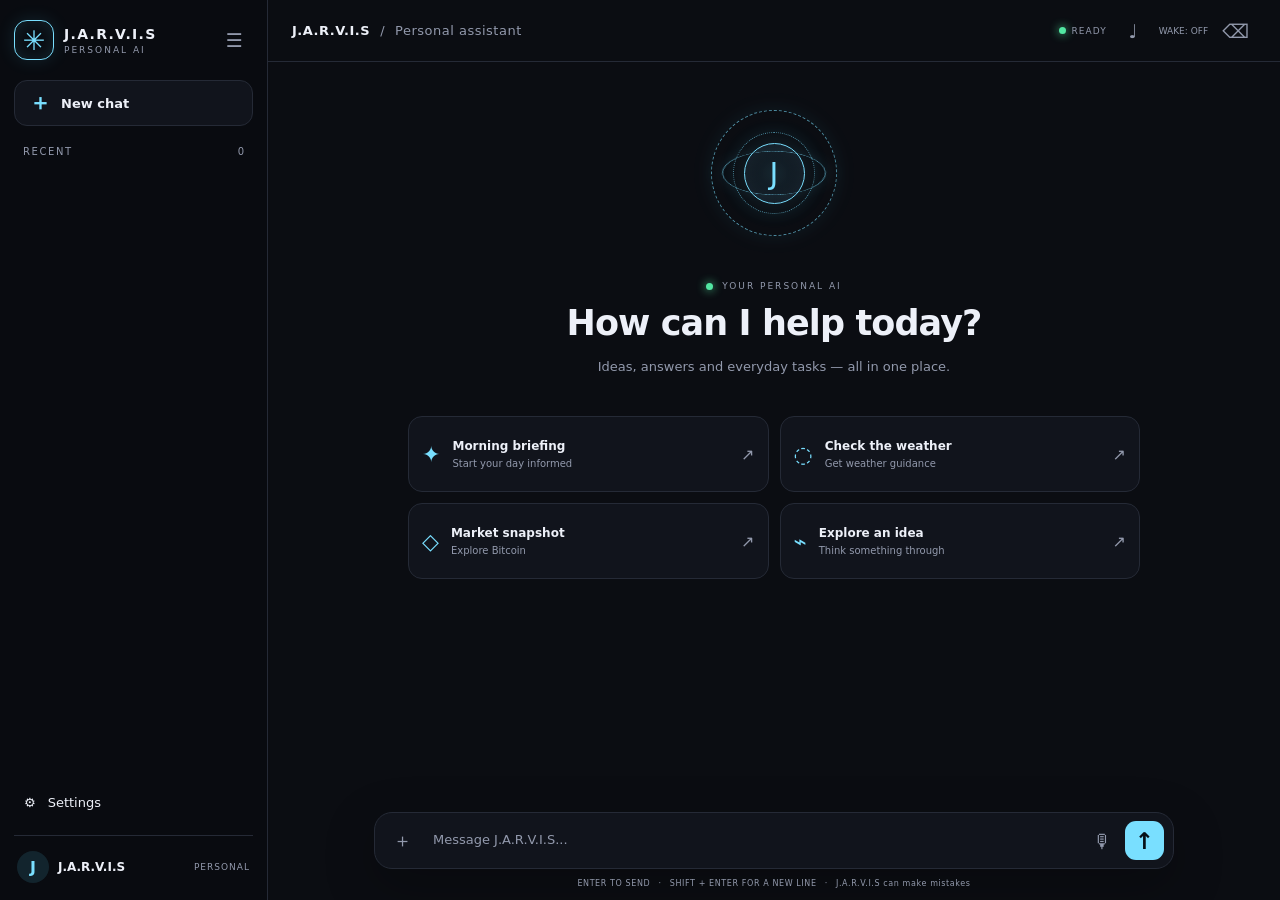
<file: frontend/index.html>
<!doctype html>
<html lang="en" data-theme="dark">
<head>
  <meta charset="UTF-8">
  <meta name="viewport" content="width=device-width, initial-scale=1, viewport-fit=cover">
  <meta name="theme-color" content="#0b0d12">
  <meta name="description" content="J.A.R.V.I.S Mobile Edition personal AI assistant">
  <meta name="mobile-web-app-capable" content="yes">
  <meta name="apple-mobile-web-app-capable" content="yes">
  <meta name="apple-mobile-web-app-status-bar-style" content="black-translucent">

  <title>J.A.R.V.I.S — Personal AI</title>
  <link rel="manifest" href="./manifest.json">
  <link rel="stylesheet" href="./style.css">
</head>
<body>
<div class="app-shell">

  <aside class="sidebar" id="sidebar" aria-label="Main navigation">
    <div class="sidebar-top">
      <a class="brand" href="./" aria-label="JARVIS home">
        <span class="brand-mark" aria-hidden="true">✳</span>
        <span class="brand-copy">
          <strong>J.A.R.V.I.S</strong>
          <small>PERSONAL AI</small>
        </span>
      </a>
      <button class="icon-button" id="sidebar-toggle" type="button"
        aria-label="Toggle sidebar">☰</button>
    </div>

    <button class="new-chat" id="new-chat" type="button">
      <span class="new-chat-icon">＋</span><span>New chat</span>
    </button>

    <div class="history-heading">
      <span>RECENT</span><span class="history-count" id="history-count">0</span>
    </div>
    <div class="history-list" id="history-list"
      role="group" aria-label="Conversation history"></div>
    <div class="sidebar-spacer"></div>

    <div class="sidebar-footer">
      <button class="sidebar-link" id="settings-open" type="button">
        <span>⚙</span><span>Settings</span>
      </button>
      <div class="profile-row">
        <span class="profile-avatar">J</span>
        <span class="profile-name">J.A.R.V.I.S</span>
        <span class="profile-label">PERSONAL</span>
      </div>
    </div>
  </aside>

  <button class="sidebar-backdrop" id="sidebar-backdrop"
    type="button" aria-label="Close navigation" hidden></button>

  <main class="main-area">
    <header class="topbar">
      <button class="icon-button menu-button" id="menu-btn"
        type="button" aria-label="Open navigation">☰</button>

      <div class="topbar-title">
        <span>J.A.R.V.I.S</span>
        <span class="topbar-divider">/</span>
        <span class="topbar-subtitle">Personal assistant</span>
      </div>

      <div class="topbar-actions">
        <span class="ready-badge">
          <span class="ready-dot"></span> READY
        </span>
        <button class="icon-button wake-button" id="wake-btn"
          type="button" aria-label="Toggle wake word"
          title="Listen for Hey Jarvis">♩</button>
        <span id="wake-status" class="wake-status">WAKE: OFF</span>
        <button class="icon-button clear-button" id="clear-btn"
          type="button" aria-label="Clear current conversation"
          title="Clear conversation">⌫</button>
      </div>
    </header>

    <section class="conversation-stage" id="conversation-stage"
      aria-label="Conversation">
      <div class="welcome" id="welcome">
        <div id="jarvis-core-container" aria-hidden="true">
          <div class="jarvis-orb">
            <div class="orb-ring ring-one"></div>
            <div class="orb-ring ring-two"></div>
            <div class="orb-ring ring-three"></div>
            <div class="orb-core">J</div>
          </div>
        </div>

        <div class="welcome-copy">
          <p class="eyebrow"><span></span> YOUR PERSONAL AI</p>
          <h1>How can I help today?</h1>
          <p class="welcome-subtitle">
            Ideas, answers and everyday tasks — all in one place.
          </p>
        </div>

        <div class="prompt-grid" aria-label="Suggested prompts">
          <button class="prompt-card" type="button"
            data-prompt="Give me a morning briefing">
            <span class="prompt-icon">✦</span>
            <span><strong>Morning briefing</strong>
              <small>Start your day informed</small></span>
            <span class="prompt-arrow">↗</span>
          </button>

          <button class="prompt-card" type="button"
            data-prompt="Tell me how I can check today's weather">
            <span class="prompt-icon">◌</span>
            <span><strong>Check the weather</strong>
              <small>Get weather guidance</small></span>
            <span class="prompt-arrow">↗</span>
          </button>

          <button class="prompt-card" type="button"
            data-prompt="Explain the current Bitcoin market and tell me if you have live data">
            <span class="prompt-icon">◇</span>
            <span><strong>Market snapshot</strong>
              <small>Explore Bitcoin</small></span>
            <span class="prompt-arrow">↗</span>
          </button>

          <button class="prompt-card" type="button"
            data-prompt="Tell me a useful idea for today">
            <span class="prompt-icon">⌁</span>
            <span><strong>Explore an idea</strong>
              <small>Think something through</small></span>
            <span class="prompt-arrow">↗</span>
          </button>
        </div>
      </div>

      <div class="chat" id="chat" role="log"
        aria-label="Chat messages" aria-live="polite"
        aria-relevant="additions text"></div>
    </section>

    <footer class="composer-dock">
      <div class="thinking-status" id="thinking-status"
        aria-live="polite" hidden>
        <span class="thinking-orb"><i class="thinking-ring"></i>
          <i class="thinking-core"></i></span>
        <span id="thinking-label">J.A.R.V.I.S is thinking</span>
        <span class="thinking-dots"><i></i><i></i><i></i></span>
      </div>

      <div class="composer-shell">
        <button class="composer-tool" id="cam-btn" type="button"
          aria-label="Attach an image" title="Attach an image">＋</button>

        <textarea id="msg" rows="1" maxlength="12000"
          placeholder="Message J.A.R.V.I.S..."
          aria-label="Message J.A.R.V.I.S"></textarea>

        <input id="img-input" type="file" accept="image/*" hidden>

        <div class="composer-actions">
          <button class="composer-tool voice-button" id="mic-btn"
            type="button" aria-label="Voice input"
            title="Voice input">🎙</button>
          <button class="send-button" id="send" type="button"
            aria-label="Send message" title="Send message">↑</button>
        </div>
      </div>
      <p class="composer-note">
        ENTER TO SEND <span>·</span> SHIFT + ENTER FOR A NEW LINE
        <span class="note-separator">·</span> J.A.R.V.I.S can make mistakes
      </p>
    </footer>
  </main>

  <div class="settings-scrim" id="settings-scrim" hidden></div>
  <aside class="settings-panel" id="settings-panel"
    aria-labelledby="settings-title" aria-modal="true"
    role="dialog" hidden>
    <div class="settings-header">
      <div><p class="eyebrow">PREFERENCES</p><h2 id="settings-title">Settings</h2></div>
      <button class="icon-button" id="settings-close"
        type="button" aria-label="Close settings">×</button>
    </div>

    <div class="settings-group">
      <label for="theme-select">Appearance</label>
      <p>Set the tone of your workspace.</p>
      <select id="theme-select">
        <option value="dark">Midnight · dark</option>
        <option value="light">Silver · light</option>
      </select>
    </div>

    <div class="settings-group">
      <label for="api-key-input">Gemini API key</label>
      <p>Stored in this browser only. Do not use a private key on a public website.</p>
      <input id="api-key-input" type="password"
        autocomplete="off" placeholder="Paste your API key">
      <button class="settings-action" id="save-key-btn"
        type="button">Save API key</button>
      <button class="settings-action" id="remove-key-btn"
        type="button">Remove API key</button>
    </div>

    <div class="settings-group">
      <strong>Conversation history</strong>
      <p>Chats are saved locally in this browser.</p>
    </div>

    <div class="settings-bottom">
      <button class="danger-button" id="clear-memory-setting"
        type="button">Clear current conversation</button>
      <p>J.A.R.V.I.S · Mobile Edition</p>
    </div>
  </aside>
</div>

<script src="./script.js" defer></script>
</body>
</html>
<script src="script.js"></script>
</body>
</file>
<file: frontend/style.css>
* { box-sizing: border-box; }

:root {
  font-family: Inter, system-ui, -apple-system, BlinkMacSystemFont,
    "Segoe UI", "Noto Sans Telugu", "Nirmala UI", sans-serif;
  color-scheme: dark;
  --bg: #0b0d12;
  --sidebar: #090b10;
  --panel: #11141c;
  --panel-hover: #191d28;
  --border: #252a36;
  --text: #edf0f8;
  --muted: #9299ac;
  --accent: #79dfff;
  --accent-soft: rgba(91, 220, 255, .12);
  --danger: #ff707b;
  --user: #202633;
  --shadow: 0 16px 50px rgba(0, 0, 0, .25);
}
html[data-theme="light"] {
  color-scheme: light;
  --bg: #f7f8fc;
  --sidebar: #eef0f7;
  --panel: #fff;
  --panel-hover: #e9edf5;
  --border: #dfe3ec;
  --text: #1d2433;
  --muted: #667087;
  --accent: #087da4;
  --accent-soft: rgba(8, 125, 164, .1);
  --danger: #c32f44;
  --user: #e8edf6;
  --shadow: 0 16px 50px rgba(35, 45, 70, .12);
}
html, body { width: 100%; min-height: 100%; margin: 0; }
body {
  background: var(--bg);
  color: var(--text);
  overflow: hidden;
  -webkit-tap-highlight-color: transparent;
}
button, input, textarea, select { font: inherit; }
button { color: inherit; cursor: pointer; }
button:focus-visible, input:focus-visible,
textarea:focus-visible, select:focus-visible {
  outline: 2px solid var(--accent);
  outline-offset: 3px;
}
button:disabled { opacity: .45; cursor: not-allowed; }
[hidden] { display: none !important; }

.app-shell { display: flex; width: 100%; height: 100dvh; min-height: 0; }
.sidebar {
  width: 268px; flex: 0 0 268px; min-height: 0;
  display: flex; flex-direction: column; gap: 20px;
  padding: 20px 14px 14px; background: var(--sidebar);
  border-right: 1px solid var(--border); z-index: 20;
  transition: width .2s, transform .2s;
}
.sidebar-top, .brand, .profile-row, .sidebar-link,
.topbar, .topbar-title, .topbar-actions, .composer-shell,
.composer-actions, .settings-header {
  display: flex; align-items: center;
}
.sidebar-top { justify-content: space-between; gap: 8px; }
.brand { gap: 10px; text-decoration: none; color: var(--text); min-width: 0; }
.brand-mark {
  display: grid; place-items: center; width: 40px; height: 40px;
  border: 1px solid var(--accent); border-radius: 13px;
  color: var(--accent); font-size: 27px;
  box-shadow: inset 0 0 18px var(--accent-soft), 0 0 18px var(--accent-soft);
}
.brand-copy { display: flex; flex-direction: column; gap: 3px; }
.brand-copy strong { letter-spacing: 1.3px; font-size: 14px; }
.brand-copy small { color: var(--muted); letter-spacing: 2px; font-size: 9px; }
.icon-button, .composer-tool, .send-button {
  display: inline-grid; place-items: center; flex: 0 0 auto;
  border: 1px solid transparent; background: transparent;
  border-radius: 11px; color: var(--muted);
  min-width: 38px; min-height: 38px; font-size: 19px;
}
.icon-button:hover, .composer-tool:hover { color: var(--text); background: var(--panel-hover); }
.new-chat {
  display: flex; align-items: center; gap: 10px; width: 100%;
  min-height: 46px; padding: 0 14px; text-align: left;
  border: 1px solid var(--border); border-radius: 13px;
  background: var(--panel); font-size: 13px; font-weight: 600;
}
.new-chat:hover { border-color: var(--accent); background: var(--accent-soft); }
.new-chat-icon { font-size: 22px; color: var(--accent); }
.history-heading {
  display: flex; justify-content: space-between; padding: 0 9px;
  color: var(--muted); font-size: 10px; letter-spacing: 1.6px;
}
.history-count { letter-spacing: 0; }
.history-list { display: flex; flex-direction: column; gap: 5px; overflow: auto; }
.history-item {
  display: flex; align-items: center; gap: 8px; width: 100%;
  padding: 11px 10px; border: 1px solid transparent; border-radius: 10px;
  text-align: left; background: transparent; color: var(--muted);
  font-size: 12px; min-width: 0;
}
.history-item span { overflow: hidden; white-space: nowrap; text-overflow: ellipsis; }
.history-item:hover, .history-item.active {
  color: var(--text); background: var(--panel-hover); border-color: var(--border);
}
.sidebar-spacer { flex: 1; min-height: 12px; }
.sidebar-footer { display: flex; flex-direction: column; gap: 15px; }
.sidebar-link { width: 100%; gap: 12px; padding: 10px; border: 0;
  border-radius: 10px; background: transparent; text-align: left; font-size: 13px; }
.sidebar-link:hover { background: var(--panel-hover); }
.profile-row { gap: 9px; border-top: 1px solid var(--border); padding: 15px 3px 3px; }
.profile-avatar { display: grid; place-items: center; width: 32px; height: 32px;
  border-radius: 50%; background: var(--accent-soft); color: var(--accent); font-weight: 700; }
.profile-name { font-size: 12px; font-weight: 600; }
.profile-label { margin-left: auto; color: var(--muted); font-size: 9px; letter-spacing: 1px; }
.sidebar-backdrop { display: none; }

.main-area { display: flex; flex: 1; min-width: 0; min-height: 0; flex-direction: column; }
.topbar {
  flex: 0 0 62px; gap: 13px; padding: 0 24px;
  border-bottom: 1px solid var(--border);
}
.menu-button { display: none; }
.topbar-title { gap: 10px; min-width: 0; font-size: 13px; font-weight: 700; letter-spacing: .5px; }
.topbar-divider, .topbar-subtitle { color: var(--muted); font-weight: 400; }
.topbar-subtitle { white-space: nowrap; overflow: hidden; text-overflow: ellipsis; }
.topbar-actions { gap: 7px; margin-left: auto; }
.ready-badge { display: flex; align-items: center; gap: 6px; color: var(--muted); font-size: 9px; letter-spacing: 1px; }
.ready-dot, .eyebrow span {
  width: 7px; height: 7px; border-radius: 50%; background: #52e6a2;
  box-shadow: 0 0 10px #52e6a2;
}
.wake-status { font-size: 9px; color: var(--muted); white-space: nowrap; }
.wake-button.active { color: var(--accent); background: var(--accent-soft); border-color: var(--accent); }
.clear-button:hover { color: var(--danger); }

.conversation-stage {
  flex: 1; min-height: 0; overflow-y: auto; overscroll-behavior: contain;
  scrollbar-width: thin; scrollbar-color: var(--border) transparent;
}
.welcome {
  width: min(780px, 100%); margin: 0 auto; padding: 36px 24px 25px;
  display: flex; align-items: center; flex-direction: column;
}
#jarvis-core-container { width: 150px; height: 150px; margin: 0 auto 24px; display: grid; place-items: center; }
.jarvis-orb { width: 136px; height: 136px; position: relative; display: grid; place-items: center; }
.orb-ring { position: absolute; border: 1px solid var(--accent); border-radius: 50%; inset: 5px; opacity: .6; box-shadow: 0 0 20px var(--accent-soft); }
.ring-one { animation: orbit 12s linear infinite; border-style: dashed; }
.ring-two { inset: 16px; transform: rotateX(65deg) rotate(20deg); animation: orbit 8s linear infinite reverse; }
.ring-three { inset: 27px; border-style: dotted; animation: orbit 18s linear infinite; }
.orb-core {
  display: grid; place-items: center; width: 61px; height: 61px;
  border: 1px solid var(--accent); border-radius: 50%;
  background: radial-gradient(circle, var(--accent-soft), var(--panel) 70%);
  color: var(--accent); font-size: 30px; font-weight: 300;
  box-shadow: 0 0 28px var(--accent-soft), inset 0 0 18px var(--accent-soft);
  animation: pulse 2.8s ease-in-out infinite;
}
@keyframes orbit { to { transform: rotate(360deg); } }
@keyframes pulse { 50% { box-shadow: 0 0 40px var(--accent-soft), inset 0 0 22px var(--accent-soft); } }
.welcome-copy { text-align: center; }
.eyebrow { display: flex; align-items: center; justify-content: center; gap: 9px; color: var(--muted); font-size: 9px; letter-spacing: 2px; }
.welcome h1 { margin: 12px 0; font-size: clamp(25px, 4vw, 35px); letter-spacing: -.9px; font-weight: 600; }
.welcome-subtitle { color: var(--muted); font-size: 13px; line-height: 1.7; }
.prompt-grid { display: grid; grid-template-columns: repeat(2, minmax(0, 1fr)); gap: 11px; width: 100%; margin-top: 25px; }
.prompt-card {
  display: flex; align-items: center; gap: 12px; min-width: 0; min-height: 76px;
  padding: 13px; border: 1px solid var(--border); border-radius: 14px;
  background: var(--panel); text-align: left;
}
.prompt-card:hover { border-color: var(--accent); background: var(--accent-soft); transform: translateY(-1px); }
.prompt-icon { color: var(--accent); font-size: 22px; }
.prompt-card strong, .prompt-card small { display: block; }
.prompt-card strong { font-size: 12px; font-weight: 600; }
.prompt-card small { margin-top: 5px; color: var(--muted); font-size: 10px; }
.prompt-arrow { margin-left: auto; color: var(--muted); }

.chat { width: min(800px, 100%); margin: 0 auto; padding: 12px 24px 30px; }
.message-row { display: flex; gap: 10px; align-items: flex-start; margin: 18px 0; }
.message-avatar { display: grid; place-items: center; flex: 0 0 31px; height: 31px;
  border: 1px solid var(--border); border-radius: 50%; color: var(--accent); font-size: 12px; }
.message-content { min-width: 0; flex: 1; }
.message-label { margin: 2px 0 7px; color: var(--muted); font-size: 10px; letter-spacing: .6px; }
.message-bubble { width: fit-content; max-width: 100%; padding: 12px 15px; border-radius: 5px 15px 15px 15px;
  background: var(--panel); border: 1px solid var(--border); font-size: 13px; line-height: 1.75;
  overflow-wrap: anywhere; white-space: pre-wrap; }
.message-row.user .message-bubble { background: var(--user); border-color: transparent; }
.message-row.user .message-avatar { color: var(--text); }
.message-image { display: block; max-width: min(320px, 100%); max-height: 300px; margin-top: 9px; border-radius: 10px; }
.message-row.error .message-bubble { border-color: var(--danger); }
.message-row.error .message-label { color: var(--danger); }

.composer-dock { flex: 0 0 auto; padding: 10px 24px max(12px, env(safe-area-inset-bottom)); }
.composer-shell {
  width: min(800px, 100%); margin: 0 auto; gap: 7px;
  padding: 8px 9px; border: 1px solid var(--border); border-radius: 18px;
  background: var(--panel); box-shadow: var(--shadow);
}
.composer-shell:focus-within { border-color: color-mix(in srgb, var(--accent) 65%, var(--border)); }
.composer-tool { min-width: 37px; min-height: 37px; }
#msg {
  flex: 1; width: 100%; min-width: 0; max-height: 150px; min-height: 38px;
  padding: 10px 5px; resize: none; border: 0; outline: 0;
  background: transparent; color: var(--text); font-size: 13px; line-height: 1.45;
}
#msg::placeholder { color: var(--muted); }
.composer-actions { gap: 4px; }
.send-button {
  width: 39px; height: 39px; min-width: 39px; min-height: 39px;
  border: 0; background: var(--accent); color: #071017; font-size: 23px; font-weight: 700;
}
.send-button:hover { filter: brightness(1.12); }
.composer-note { margin: 10px auto 0; text-align: center; color: var(--muted); font-size: 8px; letter-spacing: .6px; }
.composer-note span { padding: 0 5px; }
.thinking-status { width: min(800px, 100%); margin: 0 auto 9px; display: flex; align-items: center; gap: 9px; color: var(--muted); font-size: 11px; }
.thinking-orb { position: relative; width: 19px; height: 19px; display: grid; place-items: center; }
.thinking-ring { position: absolute; inset: 0; border: 1px solid var(--accent); border-radius: 50%; animation: orbit 2s linear infinite; }
.thinking-core { width: 6px; height: 6px; border-radius: 50%; background: var(--accent); }
.thinking-dots { display: flex; gap: 3px; }
.thinking-dots i { width: 3px; height: 3px; border-radius: 50%; background: var(--accent); animation: pulse 1s infinite; }

.settings-scrim { position: fixed; inset: 0; background: rgba(0,0,0,.48); z-index: 40; }
.settings-panel {
  position: fixed; z-index: 41; right: 0; top: 0; bottom: 0;
  display: flex; flex-direction: column; gap: 24px; width: min(380px, 92vw);
  padding: 25px; overflow-y: auto; background: var(--panel);
  border-left: 1px solid var(--border); box-shadow: var(--shadow);
}
.settings-header { justify-content: space-between; }
.settings-header .eyebrow { justify-content: flex-start; }
.settings-header h2 { margin: 5px 0 0; font-size: 23px; }
.settings-group { display: flex; flex-direction: column; gap: 9px; }
.settings-group label, .settings-group strong { font-size: 13px; }
.settings-group p, .settings-bottom p { margin: 0; color: var(--muted); font-size: 11px; line-height: 1.6; }
.settings-group select, .settings-group input {
  width: 100%; min-height: 42px; padding: 10px; border-radius: 10px;
  border: 1px solid var(--border); background: var(--bg); color: var(--text);
}
.settings-action, .danger-button {
  min-height: 40px; padding: 9px 12px; border: 1px solid var(--border);
  border-radius: 10px; background: var(--panel-hover); text-align: left; font-size: 12px;
}
.settings-action:hover { border-color: var(--accent); }
.settings-bottom { margin-top: auto; display: flex; flex-direction: column; gap: 14px; }
.danger-button { color: var(--danger); border-color: color-mix(in srgb, var(--danger) 40%, var(--border)); }

@media (max-width: 760px) {
  .sidebar {
    position: fixed; top: 0; bottom: 0; left: 0; height: 100dvh;
    width: min(290px, 86vw); transform: translateX(-105%);
    box-shadow: var(--shadow);
  }
  .sidebar.mobile-open { transform: translateX(0); }
  .sidebar-backdrop:not([hidden]) {
    display: block; position: fixed; inset: 0; z-index: 19;
    background: rgba(0,0,0,.45); border: 0;
  }
  .menu-button { display: inline-grid; }
  .topbar { flex-basis: 56px; gap: 7px; padding: 0 10px; }
  .topbar-title { gap: 6px; font-size: 11px; }
  .topbar-subtitle { max-width: 90px; }
  .topbar-actions { gap: 2px; }
  .ready-badge { display: none; }
  .wake-status { font-size: 8px; }
  .topbar-actions .icon-button { min-width: 32px; min-height: 34px; }
  .welcome { padding: 24px 15px 18px; }
  #jarvis-core-container { width: 115px; height: 115px; margin-bottom: 14px; }
  .jarvis-orb { transform: scale(.82); }
  .welcome h1 { font-size: 26px; }
  .welcome-subtitle { max-width: 300px; font-size: 12px; }
  .prompt-grid { gap: 8px; margin-top: 18px; }
  .prompt-card { min-height: 72px; gap: 8px; padding: 9px; }
  .prompt-card strong { font-size: 11px; }
  .prompt-card small { font-size: 9px; }
  .prompt-icon { font-size: 17px; }
  .chat { padding: 8px 13px 20px; }
  .composer-dock { padding: 8px 10px max(9px, env(safe-area-inset-bottom)); }
  .composer-note { font-size: 7px; letter-spacing: 0; }
}
@media (max-width: 380px) {
  .topbar-subtitle, .topbar-divider { display: none; }
  .wake-status { display: none; }
  .prompt-grid { grid-template-columns: 1fr; }
  .prompt-card { min-height: 60px; }
}
@media (prefers-reduced-motion: reduce) {
  *, *::before, *::after { animation-duration: .01ms !important; animation-iteration-count: 1 !important; transition-duration: .01ms !important; }
}
@media (min-width: 761px) {
  .sidebar.sidebar-collapsed {
    width: 76px;
    flex-basis: 76px;
    padding-inline: 10px;
  }

  .sidebar.sidebar-collapsed .brand-copy,
  .sidebar.sidebar-collapsed .new-chat > span:not(.new-chat-icon),
  .sidebar.sidebar-collapsed .history-heading,
  .sidebar.sidebar-collapsed .history-list,
  .sidebar.sidebar-collapsed .sidebar-link > span:not(:first-child),
  .sidebar.sidebar-collapsed .profile-name,
  .sidebar.sidebar-collapsed .profile-label {
    display: none;
  }

  .sidebar.sidebar-collapsed .brand,
  .sidebar.sidebar-collapsed .new-chat,
  .sidebar.sidebar-collapsed .sidebar-link {
    justify-content: center;
  }
}
</file>
